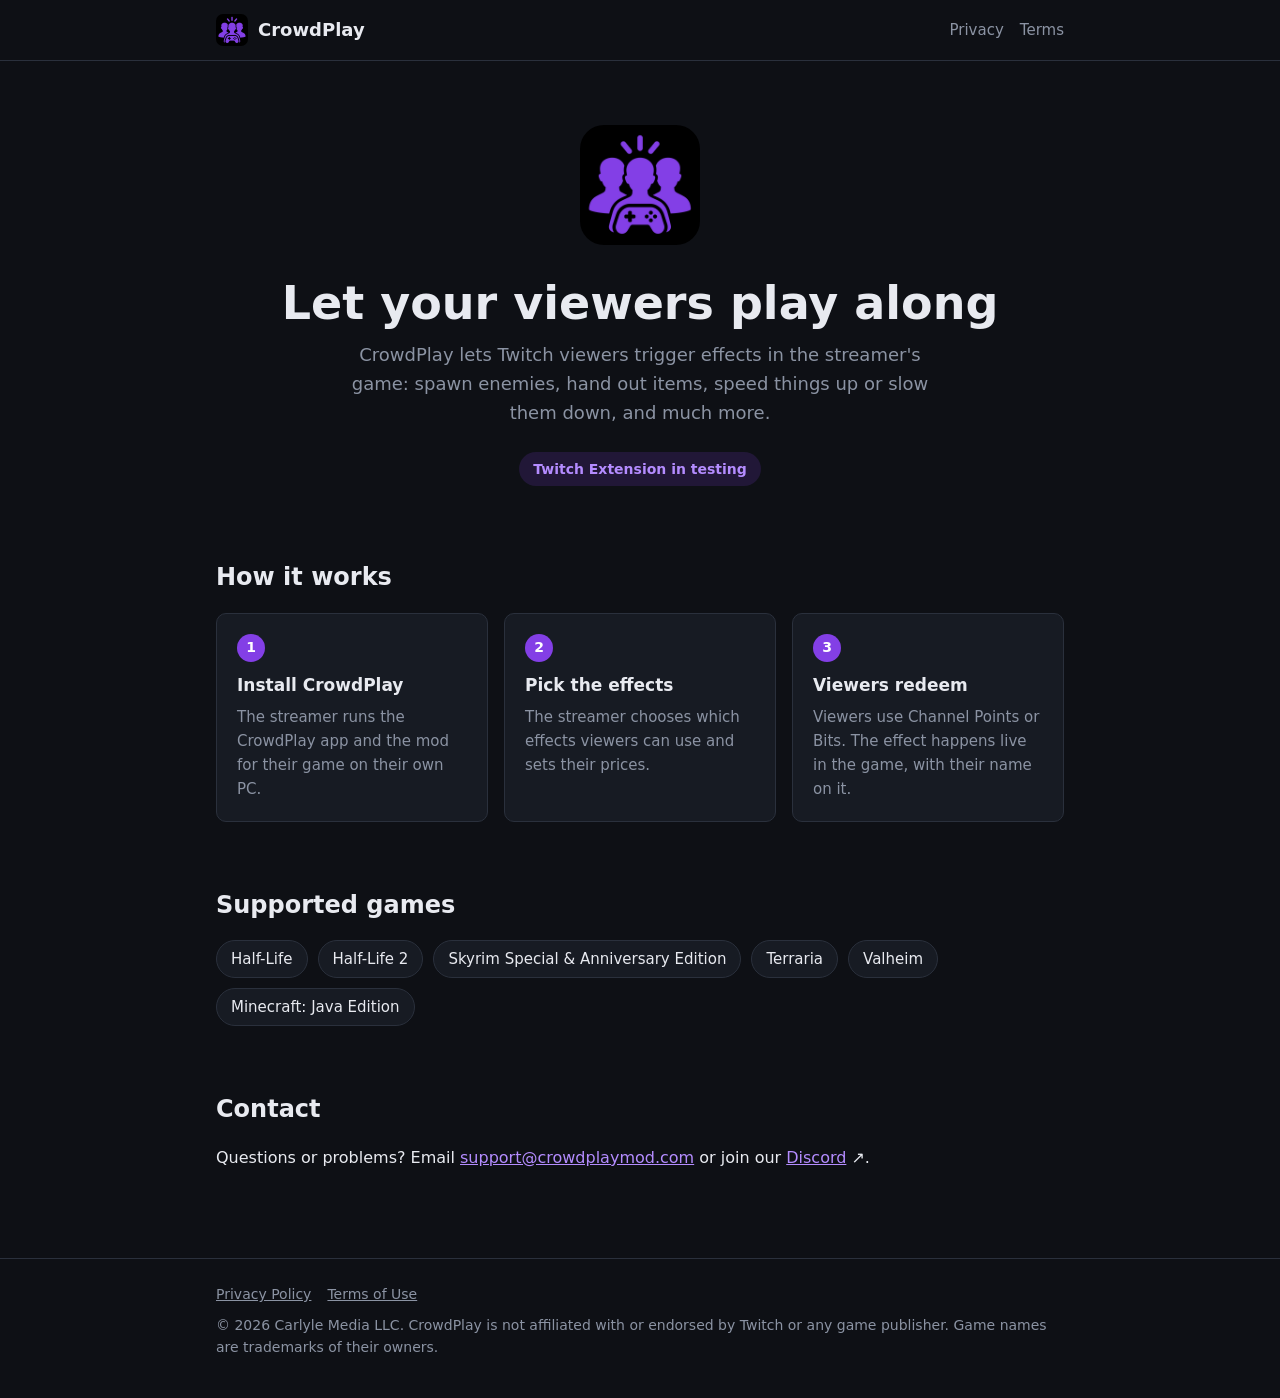
<file: index.html>
<!doctype html>
<html lang="en">
<head>
  <meta charset="utf-8">
  <meta name="viewport" content="width=device-width, initial-scale=1">
  <title>CrowdPlay</title>
  <meta name="description" content="CrowdPlay lets Twitch viewers trigger effects in the streamer's game.">
  <link rel="icon" type="image/png" href="favicon.png">
  <link rel="apple-touch-icon" href="apple-touch-icon.png">
  <link rel="stylesheet" href="style.css">
</head>
<body>
  <header class="site">
    <div class="wrap">
      <a class="brand" href="./"><img src="favicon.png" alt=""> CrowdPlay</a>
      <nav><a href="privacy.html">Privacy</a><a href="terms.html">Terms</a></nav>
    </div>
  </header>

  <main class="wrap">
    <div class="hero">
      <img src="logo.png" alt="CrowdPlay logo">
      <h1>Let your viewers play along</h1>
      <p>CrowdPlay lets Twitch viewers trigger effects in the streamer's game: spawn enemies, hand out items, speed things up or slow them down, and much more.</p>
      <span class="pill">Twitch Extension in testing</span>
    </div>

    <section>
      <h2>How it works</h2>
      <div class="steps">
        <div class="card">
          <span class="num">1</span>
          <h3>Install CrowdPlay</h3>
          <p>The streamer runs the CrowdPlay app and the mod for their game on their own PC.</p>
        </div>
        <div class="card">
          <span class="num">2</span>
          <h3>Pick the effects</h3>
          <p>The streamer chooses which effects viewers can use and sets their prices.</p>
        </div>
        <div class="card">
          <span class="num">3</span>
          <h3>Viewers redeem</h3>
          <p>Viewers use Channel Points or Bits. The effect happens live in the game, with their name on it.</p>
        </div>
      </div>
    </section>

    <section>
      <h2>Supported games</h2>
      <ul class="games">
        <li>Half-Life</li>
        <li>Half-Life 2</li>
        <li>Skyrim Special &amp; Anniversary Edition</li>
        <li>Terraria</li>
        <li>Valheim</li>
        <li>Minecraft: Java Edition</li>
      </ul>
    </section>

    <section>
      <h2>Contact</h2>
      <p>Questions or problems? Email <a href="mailto:support@crowdplaymod.com">support@crowdplaymod.com</a> or join our <a href="https://discord.gg/te7P2uvekW" target="_blank" rel="noopener">Discord</a> ↗.</p>
    </section>
  </main>

  <footer class="site">
    <div class="wrap">
      <a href="privacy.html">Privacy Policy</a><a href="terms.html">Terms of Use</a>
      <p>© 2026 Carlyle Media LLC. CrowdPlay is not affiliated with or endorsed by Twitch or any game publisher. Game names are trademarks of their owners.</p>
    </div>
  </footer>
</body>
</html>
</file>
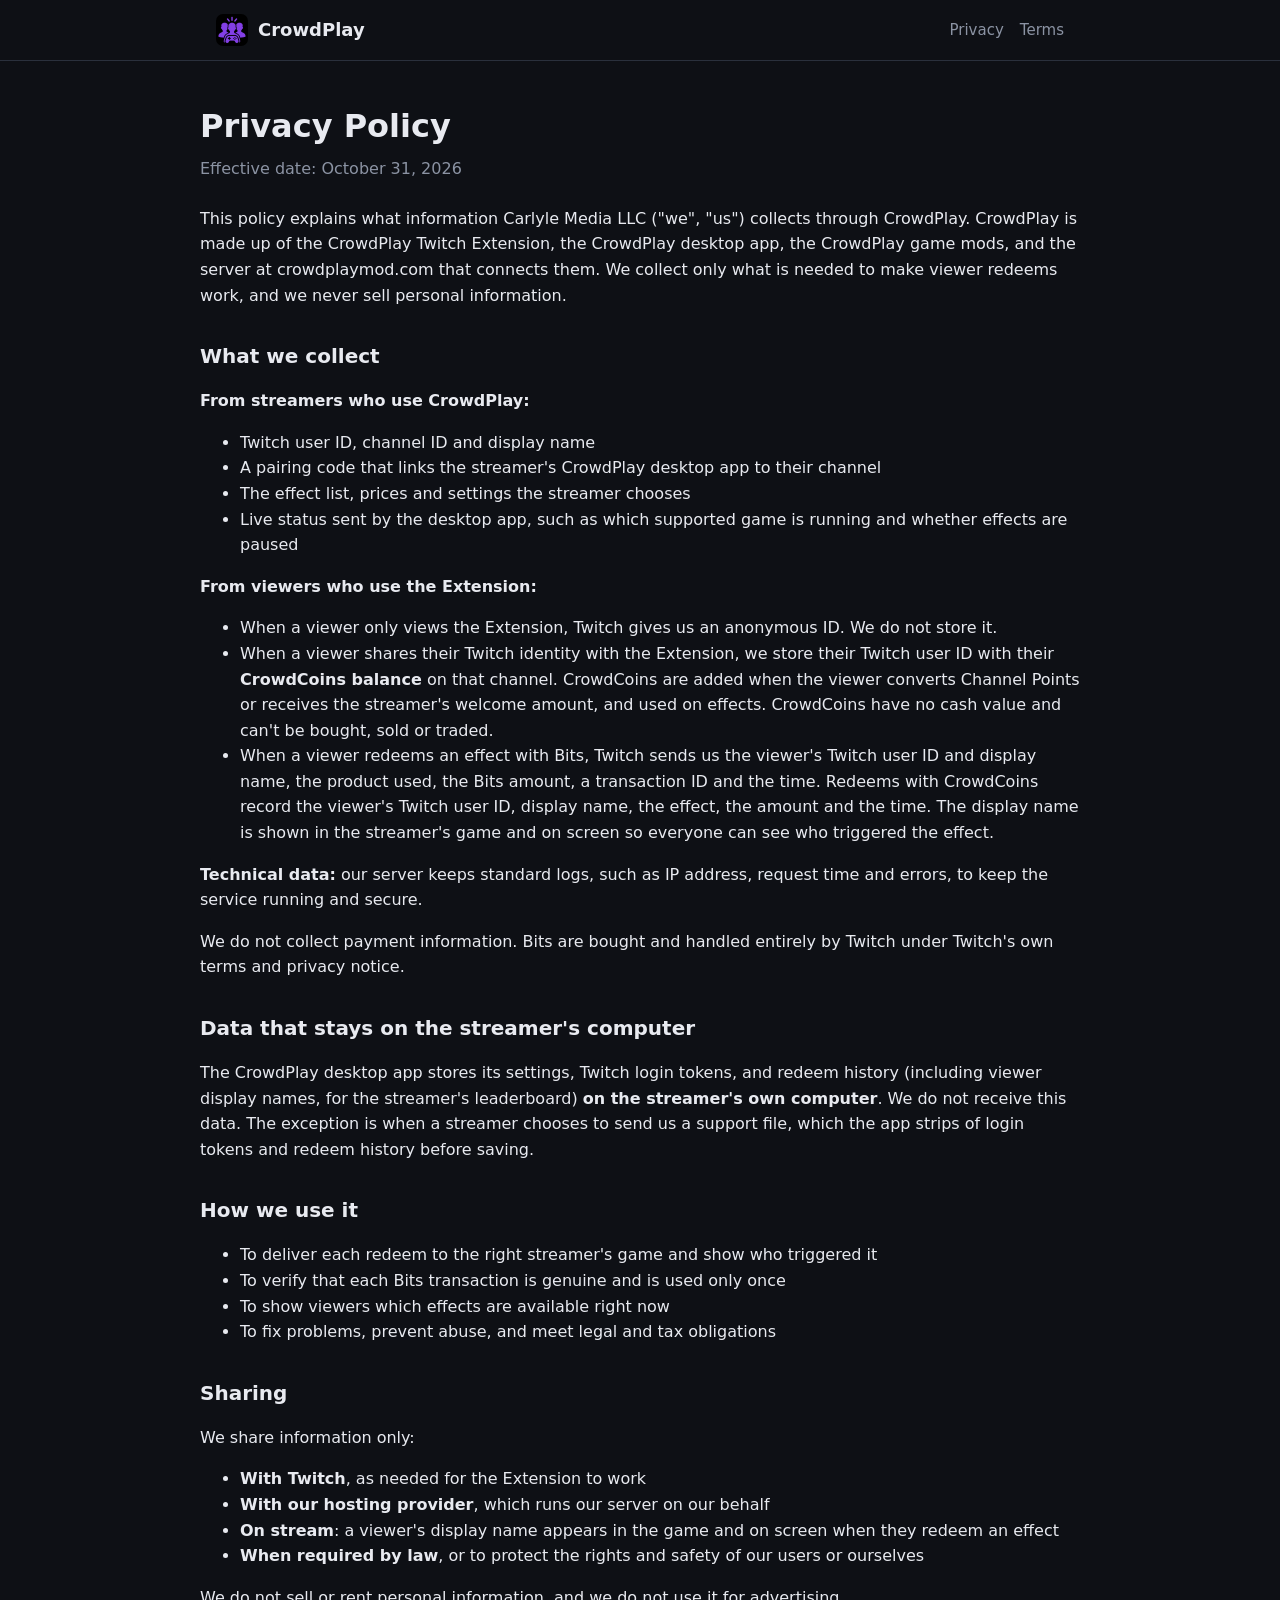
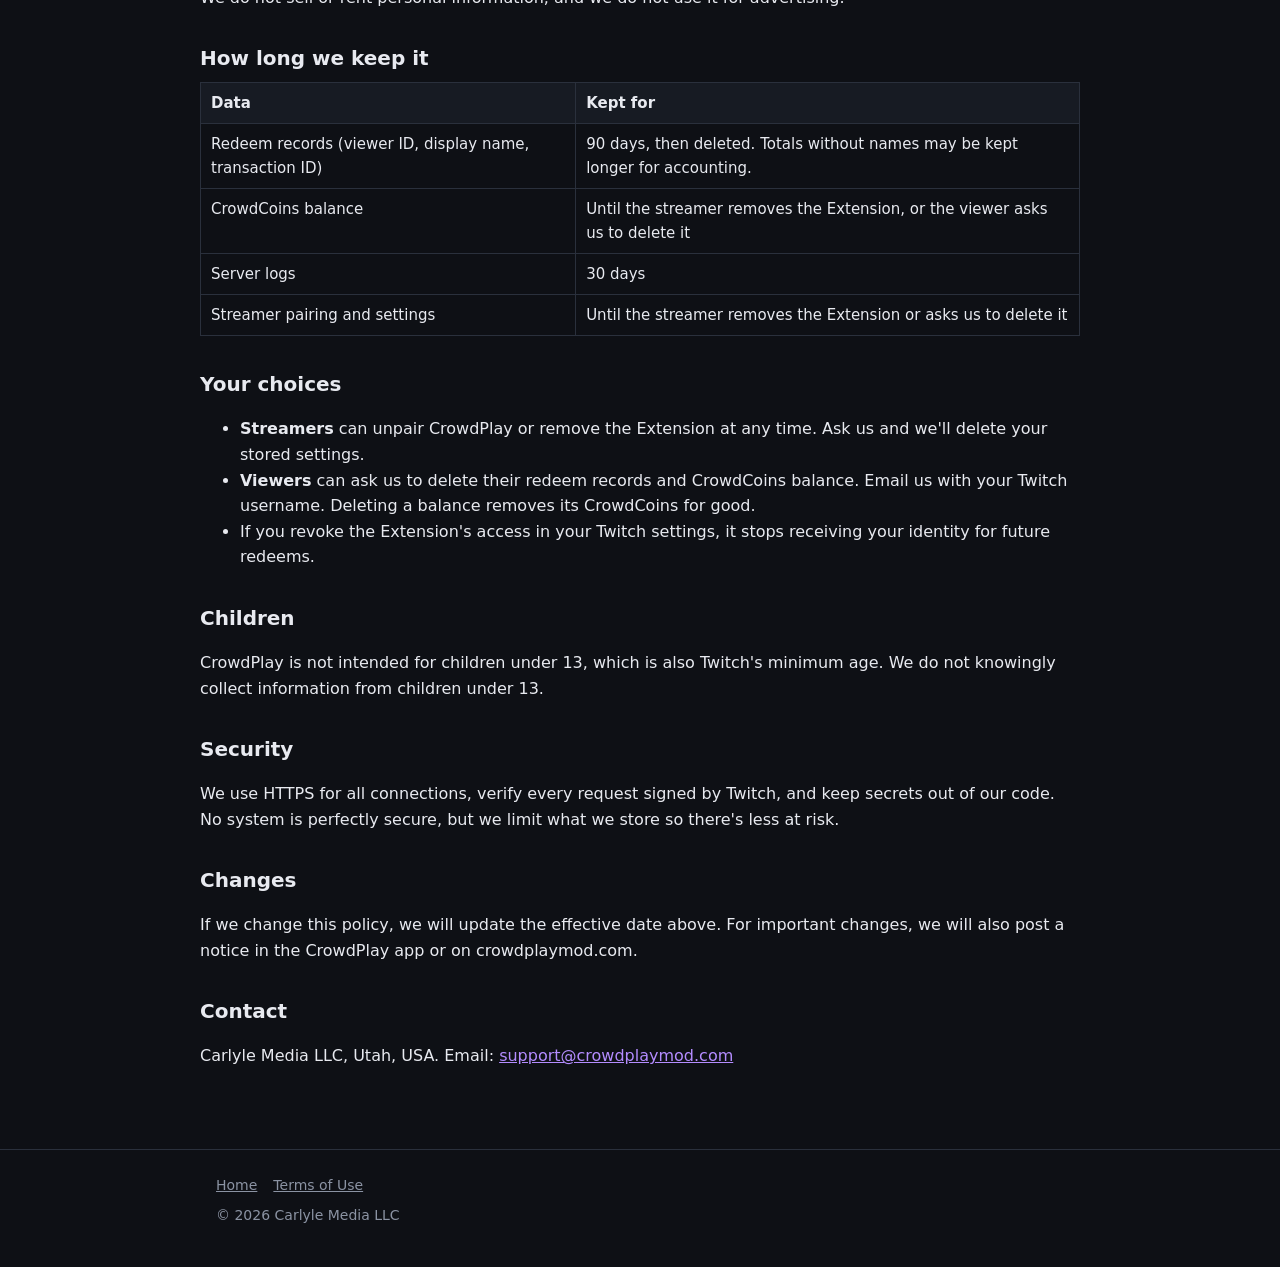
<file: privacy.html>
<!doctype html>
<html lang="en">
<head>
  <meta charset="utf-8">
  <meta name="viewport" content="width=device-width, initial-scale=1">
  <title>Privacy Policy · CrowdPlay</title>
  <link rel="icon" type="image/png" href="favicon.png">
  <link rel="apple-touch-icon" href="apple-touch-icon.png">
  <link rel="stylesheet" href="style.css">
</head>
<body>
  <header class="site">
    <div class="wrap">
      <a class="brand" href="./"><img src="favicon.png" alt=""> CrowdPlay</a>
      <nav><a href="privacy.html">Privacy</a><a href="terms.html">Terms</a></nav>
    </div>
  </header>

  <main class="wrap legal">
    <h1>Privacy Policy</h1>
    <p class="effective">Effective date: October 31, 2026</p>

    <p>This policy explains what information Carlyle Media LLC ("we", "us") collects through CrowdPlay. CrowdPlay is made up of the CrowdPlay Twitch Extension, the CrowdPlay desktop app, the CrowdPlay game mods, and the server at crowdplaymod.com that connects them. We collect only what is needed to make viewer redeems work, and we never sell personal information.</p>

    <h2>What we collect</h2>
    <p><strong>From streamers who use CrowdPlay:</strong></p>
    <ul>
      <li>Twitch user ID, channel ID and display name</li>
      <li>A pairing code that links the streamer's CrowdPlay desktop app to their channel</li>
      <li>The effect list, prices and settings the streamer chooses</li>
      <li>Live status sent by the desktop app, such as which supported game is running and whether effects are paused</li>
    </ul>
    <p><strong>From viewers who use the Extension:</strong></p>
    <ul>
      <li>When a viewer only views the Extension, Twitch gives us an anonymous ID. We do not store it.</li>
      <li>When a viewer shares their Twitch identity with the Extension, we store their Twitch user ID with their <strong>CrowdCoins balance</strong> on that channel. CrowdCoins are added when the viewer converts Channel Points or receives the streamer's welcome amount, and used on effects. CrowdCoins have no cash value and can't be bought, sold or traded.</li>
      <li>When a viewer redeems an effect with Bits, Twitch sends us the viewer's Twitch user ID and display name, the product used, the Bits amount, a transaction ID and the time. Redeems with CrowdCoins record the viewer's Twitch user ID, display name, the effect, the amount and the time. The display name is shown in the streamer's game and on screen so everyone can see who triggered the effect.</li>
    </ul>
    <p><strong>Technical data:</strong> our server keeps standard logs, such as IP address, request time and errors, to keep the service running and secure.</p>
    <p>We do not collect payment information. Bits are bought and handled entirely by Twitch under Twitch's own terms and privacy notice.</p>

    <h2>Data that stays on the streamer's computer</h2>
    <p>The CrowdPlay desktop app stores its settings, Twitch login tokens, and redeem history (including viewer display names, for the streamer's leaderboard) <strong>on the streamer's own computer</strong>. We do not receive this data. The exception is when a streamer chooses to send us a support file, which the app strips of login tokens and redeem history before saving.</p>

    <h2>How we use it</h2>
    <ul>
      <li>To deliver each redeem to the right streamer's game and show who triggered it</li>
      <li>To verify that each Bits transaction is genuine and is used only once</li>
      <li>To show viewers which effects are available right now</li>
      <li>To fix problems, prevent abuse, and meet legal and tax obligations</li>
    </ul>

    <h2>Sharing</h2>
    <p>We share information only:</p>
    <ul>
      <li><strong>With Twitch</strong>, as needed for the Extension to work</li>
      <li><strong>With our hosting provider</strong>, which runs our server on our behalf</li>
      <li><strong>On stream</strong>: a viewer's display name appears in the game and on screen when they redeem an effect</li>
      <li><strong>When required by law</strong>, or to protect the rights and safety of our users or ourselves</li>
    </ul>
    <p>We do not sell or rent personal information, and we do not use it for advertising.</p>

    <h2>How long we keep it</h2>
    <table>
      <tr><th>Data</th><th>Kept for</th></tr>
      <tr><td>Redeem records (viewer ID, display name, transaction ID)</td><td>90 days, then deleted. Totals without names may be kept longer for accounting.</td></tr>
      <tr><td>CrowdCoins balance</td><td>Until the streamer removes the Extension, or the viewer asks us to delete it</td></tr>
      <tr><td>Server logs</td><td>30 days</td></tr>
      <tr><td>Streamer pairing and settings</td><td>Until the streamer removes the Extension or asks us to delete it</td></tr>
    </table>

    <h2>Your choices</h2>
    <ul>
      <li><strong>Streamers</strong> can unpair CrowdPlay or remove the Extension at any time. Ask us and we'll delete your stored settings.</li>
      <li><strong>Viewers</strong> can ask us to delete their redeem records and CrowdCoins balance. Email us with your Twitch username. Deleting a balance removes its CrowdCoins for good.</li>
      <li>If you revoke the Extension's access in your Twitch settings, it stops receiving your identity for future redeems.</li>
    </ul>

    <h2>Children</h2>
    <p>CrowdPlay is not intended for children under 13, which is also Twitch's minimum age. We do not knowingly collect information from children under 13.</p>

    <h2>Security</h2>
    <p>We use HTTPS for all connections, verify every request signed by Twitch, and keep secrets out of our code. No system is perfectly secure, but we limit what we store so there's less at risk.</p>

    <h2>Changes</h2>
    <p>If we change this policy, we will update the effective date above. For important changes, we will also post a notice in the CrowdPlay app or on crowdplaymod.com.</p>

    <h2>Contact</h2>
    <p>Carlyle Media LLC, Utah, USA. Email: <a href="mailto:support@crowdplaymod.com">support@crowdplaymod.com</a></p>
  </main>

  <footer class="site">
    <div class="wrap">
      <a href="./">Home</a><a href="terms.html">Terms of Use</a>
      <p>© 2026 Carlyle Media LLC</p>
    </div>
  </footer>
</body>
</html>
</file>
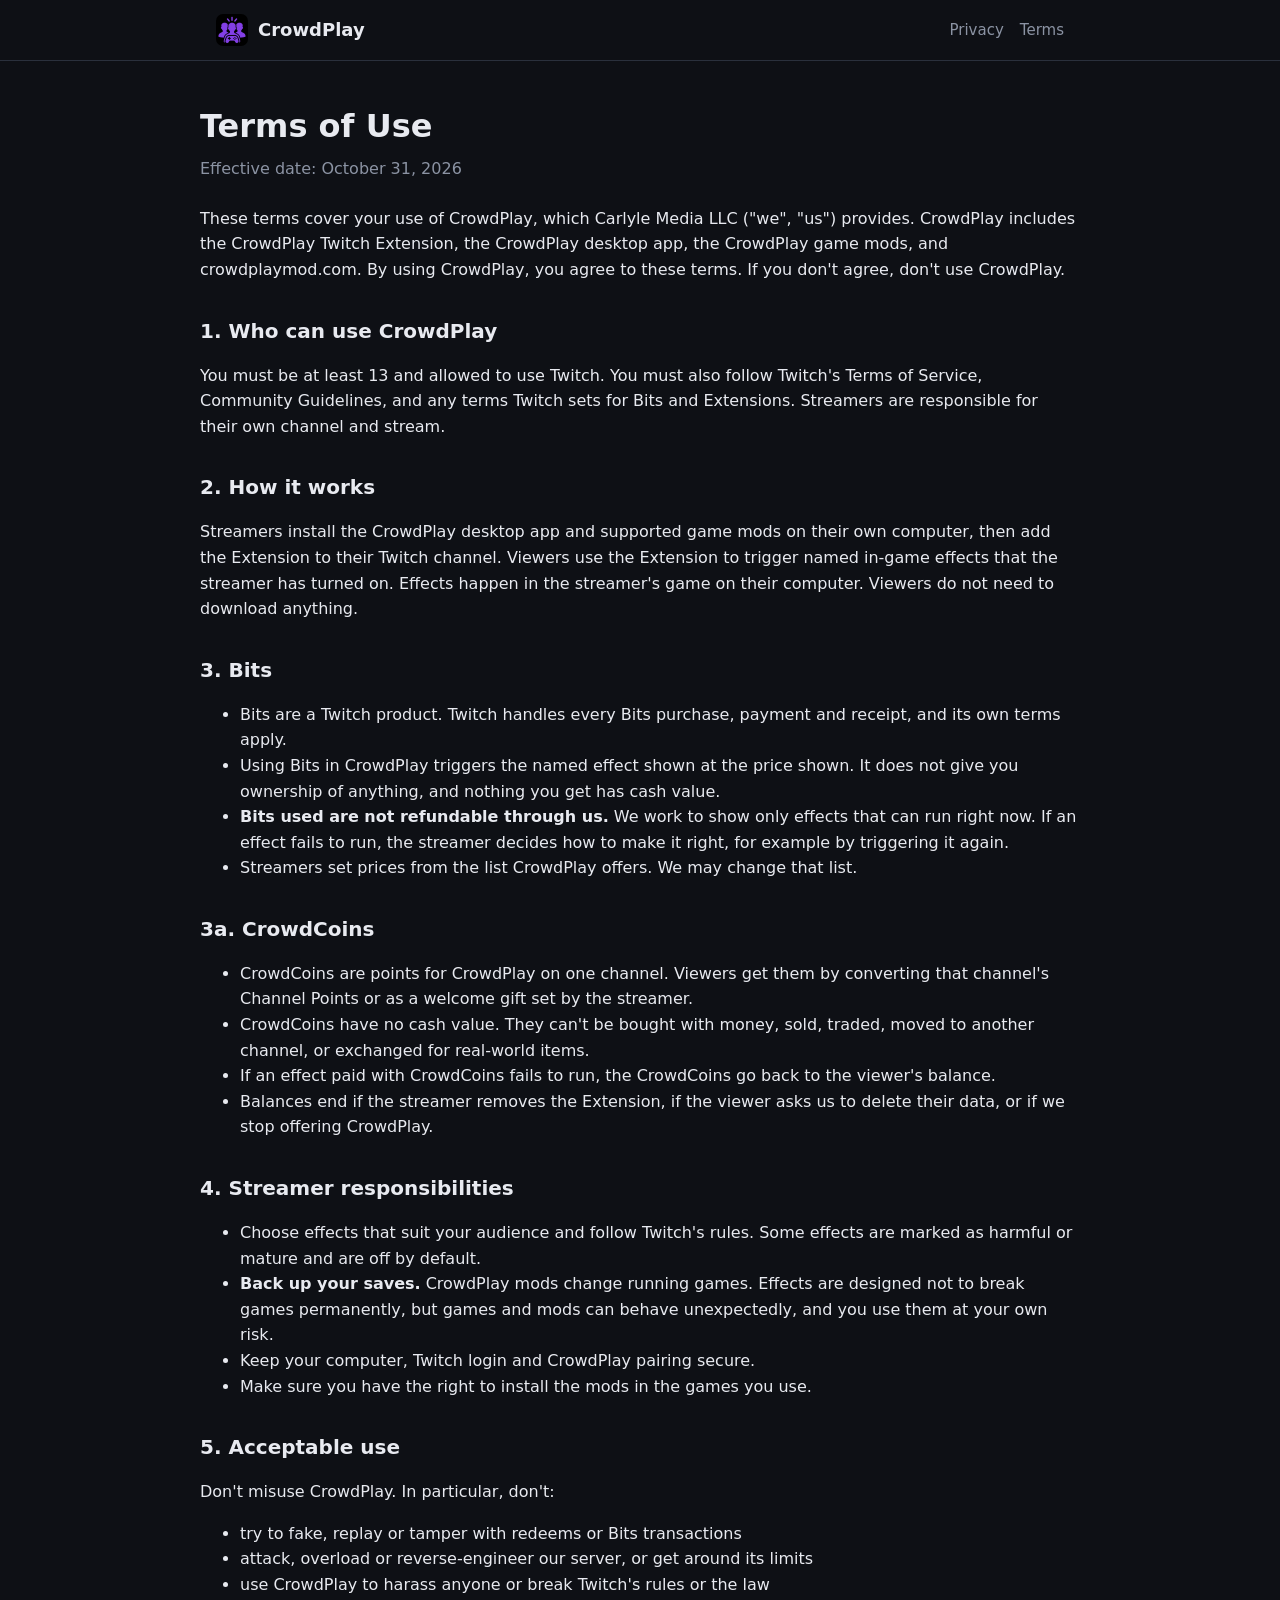
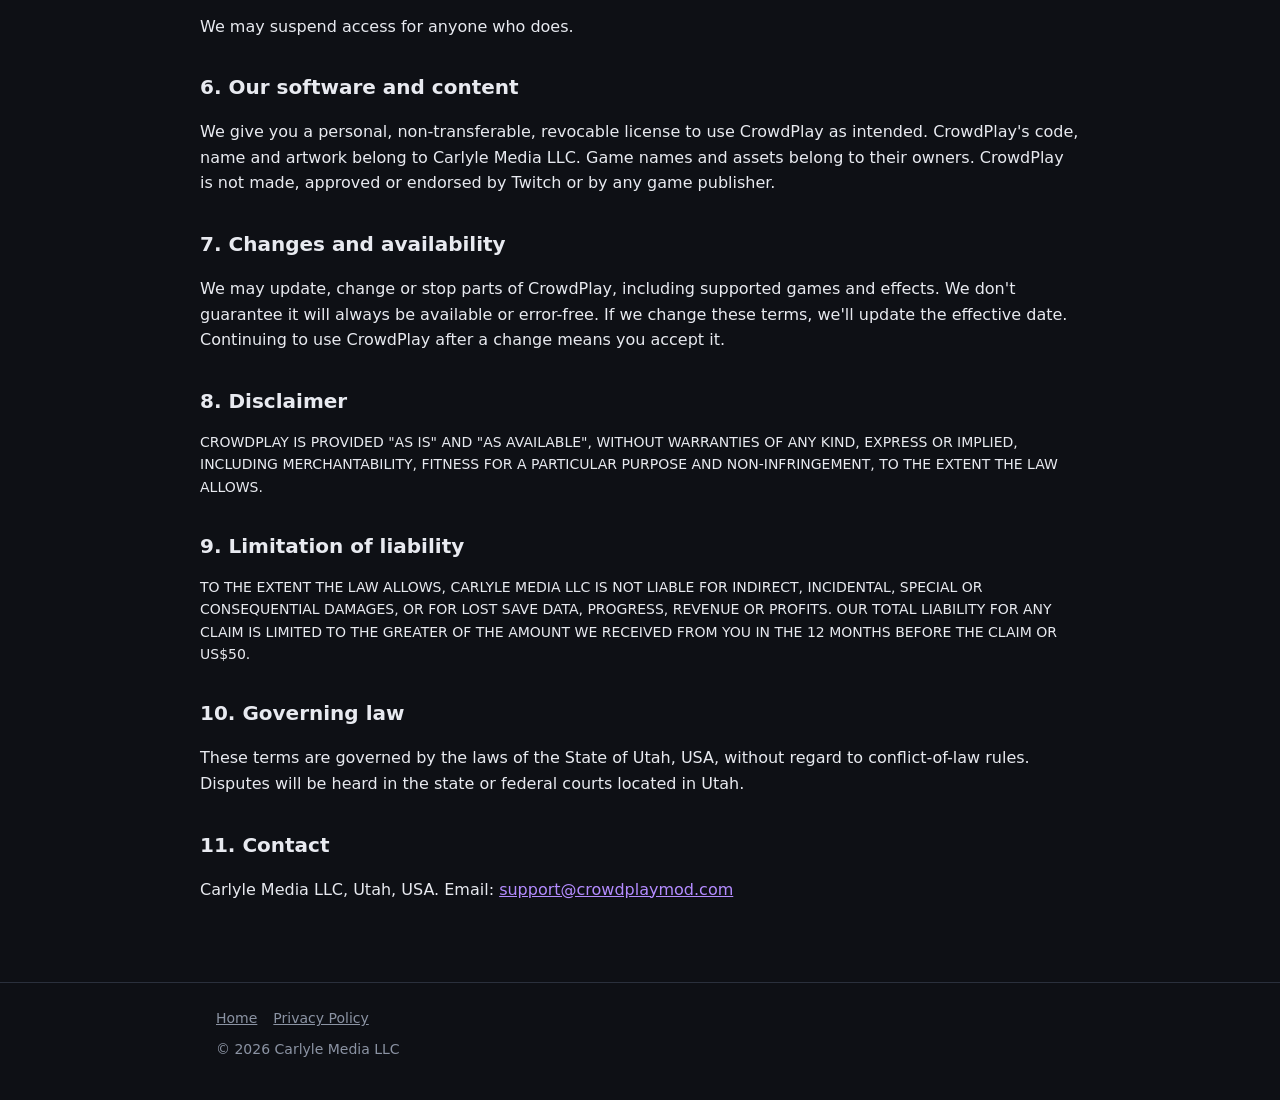
<file: terms.html>
<!doctype html>
<html lang="en">
<head>
  <meta charset="utf-8">
  <meta name="viewport" content="width=device-width, initial-scale=1">
  <title>Terms of Use · CrowdPlay</title>
  <link rel="icon" type="image/png" href="favicon.png">
  <link rel="apple-touch-icon" href="apple-touch-icon.png">
  <link rel="stylesheet" href="style.css">
</head>
<body>
  <header class="site">
    <div class="wrap">
      <a class="brand" href="./"><img src="favicon.png" alt=""> CrowdPlay</a>
      <nav><a href="privacy.html">Privacy</a><a href="terms.html">Terms</a></nav>
    </div>
  </header>

  <main class="wrap legal">
    <h1>Terms of Use</h1>
    <p class="effective">Effective date: October 31, 2026</p>

    <p>These terms cover your use of CrowdPlay, which Carlyle Media LLC ("we", "us") provides. CrowdPlay includes the CrowdPlay Twitch Extension, the CrowdPlay desktop app, the CrowdPlay game mods, and crowdplaymod.com. By using CrowdPlay, you agree to these terms. If you don't agree, don't use CrowdPlay.</p>

    <h2>1. Who can use CrowdPlay</h2>
    <p>You must be at least 13 and allowed to use Twitch. You must also follow Twitch's Terms of Service, Community Guidelines, and any terms Twitch sets for Bits and Extensions. Streamers are responsible for their own channel and stream.</p>

    <h2>2. How it works</h2>
    <p>Streamers install the CrowdPlay desktop app and supported game mods on their own computer, then add the Extension to their Twitch channel. Viewers use the Extension to trigger named in-game effects that the streamer has turned on. Effects happen in the streamer's game on their computer. Viewers do not need to download anything.</p>

    <h2>3. Bits</h2>
    <ul>
      <li>Bits are a Twitch product. Twitch handles every Bits purchase, payment and receipt, and its own terms apply.</li>
      <li>Using Bits in CrowdPlay triggers the named effect shown at the price shown. It does not give you ownership of anything, and nothing you get has cash value.</li>
      <li><strong>Bits used are not refundable through us.</strong> We work to show only effects that can run right now. If an effect fails to run, the streamer decides how to make it right, for example by triggering it again.</li>
      <li>Streamers set prices from the list CrowdPlay offers. We may change that list.</li>
    </ul>

    <h2>3a. CrowdCoins</h2>
    <ul>
      <li>CrowdCoins are points for CrowdPlay on one channel. Viewers get them by converting that channel's Channel Points or as a welcome gift set by the streamer.</li>
      <li>CrowdCoins have no cash value. They can't be bought with money, sold, traded, moved to another channel, or exchanged for real-world items.</li>
      <li>If an effect paid with CrowdCoins fails to run, the CrowdCoins go back to the viewer's balance.</li>
      <li>Balances end if the streamer removes the Extension, if the viewer asks us to delete their data, or if we stop offering CrowdPlay.</li>
    </ul>

    <h2>4. Streamer responsibilities</h2>
    <ul>
      <li>Choose effects that suit your audience and follow Twitch's rules. Some effects are marked as harmful or mature and are off by default.</li>
      <li><strong>Back up your saves.</strong> CrowdPlay mods change running games. Effects are designed not to break games permanently, but games and mods can behave unexpectedly, and you use them at your own risk.</li>
      <li>Keep your computer, Twitch login and CrowdPlay pairing secure.</li>
      <li>Make sure you have the right to install the mods in the games you use.</li>
    </ul>

    <h2>5. Acceptable use</h2>
    <p>Don't misuse CrowdPlay. In particular, don't:</p>
    <ul>
      <li>try to fake, replay or tamper with redeems or Bits transactions</li>
      <li>attack, overload or reverse-engineer our server, or get around its limits</li>
      <li>use CrowdPlay to harass anyone or break Twitch's rules or the law</li>
    </ul>
    <p>We may suspend access for anyone who does.</p>

    <h2>6. Our software and content</h2>
    <p>We give you a personal, non-transferable, revocable license to use CrowdPlay as intended. CrowdPlay's code, name and artwork belong to Carlyle Media LLC. Game names and assets belong to their owners. CrowdPlay is not made, approved or endorsed by Twitch or by any game publisher.</p>

    <h2>7. Changes and availability</h2>
    <p>We may update, change or stop parts of CrowdPlay, including supported games and effects. We don't guarantee it will always be available or error-free. If we change these terms, we'll update the effective date. Continuing to use CrowdPlay after a change means you accept it.</p>

    <h2>8. Disclaimer</h2>
    <p class="caps">CROWDPLAY IS PROVIDED "AS IS" AND "AS AVAILABLE", WITHOUT WARRANTIES OF ANY KIND, EXPRESS OR IMPLIED, INCLUDING MERCHANTABILITY, FITNESS FOR A PARTICULAR PURPOSE AND NON-INFRINGEMENT, TO THE EXTENT THE LAW ALLOWS.</p>

    <h2>9. Limitation of liability</h2>
    <p class="caps">TO THE EXTENT THE LAW ALLOWS, CARLYLE MEDIA LLC IS NOT LIABLE FOR INDIRECT, INCIDENTAL, SPECIAL OR CONSEQUENTIAL DAMAGES, OR FOR LOST SAVE DATA, PROGRESS, REVENUE OR PROFITS. OUR TOTAL LIABILITY FOR ANY CLAIM IS LIMITED TO THE GREATER OF THE AMOUNT WE RECEIVED FROM YOU IN THE 12 MONTHS BEFORE THE CLAIM OR US$50.</p>

    <h2>10. Governing law</h2>
    <p>These terms are governed by the laws of the State of Utah, USA, without regard to conflict-of-law rules. Disputes will be heard in the state or federal courts located in Utah.</p>

    <h2>11. Contact</h2>
    <p>Carlyle Media LLC, Utah, USA. Email: <a href="mailto:support@crowdplaymod.com">support@crowdplaymod.com</a></p>
  </main>

  <footer class="site">
    <div class="wrap">
      <a href="./">Home</a><a href="privacy.html">Privacy Policy</a>
      <p>© 2026 Carlyle Media LLC</p>
    </div>
  </footer>
</body>
</html>
</file>
<file: style.css>
:root {
  --bg: #0e1015;
  --surface: #171b23;
  --border: #2a303c;
  --text: #e8eaf0;
  --muted: #8b93a3;
  --accent: #833fe6;
  --accent-text: #b48cff;
  --radius: 10px;
}

* { box-sizing: border-box; }

html { -webkit-text-size-adjust: 100%; }

body {
  margin: 0;
  background: var(--bg);
  color: var(--text);
  font: 16px/1.6 system-ui, -apple-system, "Segoe UI", Roboto, sans-serif;
}

a { color: var(--accent-text); }
a:hover { color: #fff; }

.wrap {
  max-width: 880px;
  margin: 0 auto;
  padding: 0 16px;
}

header.site {
  border-bottom: 1px solid var(--border);
}
header.site .wrap {
  display: flex;
  align-items: center;
  justify-content: space-between;
  gap: 16px;
  padding-top: 14px;
  padding-bottom: 14px;
}
.brand {
  display: flex;
  align-items: center;
  gap: 10px;
  color: var(--text);
  text-decoration: none;
  font-weight: 700;
  font-size: 18px;
}
.brand img { width: 32px; height: 32px; border-radius: 7px; }
nav a {
  color: var(--muted);
  text-decoration: none;
  margin-left: 16px;
  font-size: 15px;
}
nav a:hover { color: var(--text); }

.hero {
  text-align: center;
  padding: 64px 0 40px;
}
.hero img { width: 120px; height: 120px; border-radius: 24px; }
.hero h1 {
  font-size: clamp(30px, 6vw, 46px);
  line-height: 1.15;
  margin: 24px 0 12px;
}
.hero p {
  color: var(--muted);
  font-size: 18px;
  max-width: 600px;
  margin: 0 auto;
}
.pill {
  display: inline-block;
  margin-top: 24px;
  padding: 6px 14px;
  border-radius: 999px;
  background: rgba(131, 63, 230, 0.16);
  color: var(--accent-text);
  font-size: 14px;
  font-weight: 600;
}

section { padding: 32px 0; }
section h2 { font-size: 24px; margin: 0 0 16px; }

.steps {
  display: grid;
  grid-template-columns: repeat(auto-fit, minmax(220px, 1fr));
  gap: 16px;
}
.card {
  background: var(--surface);
  border: 1px solid var(--border);
  border-radius: var(--radius);
  padding: 20px;
}
.card h3 { margin: 0 0 6px; font-size: 17px; }
.card p { margin: 0; color: var(--muted); font-size: 15px; }
.num {
  display: inline-flex;
  align-items: center;
  justify-content: center;
  width: 28px;
  height: 28px;
  border-radius: 50%;
  background: var(--accent);
  color: #fff;
  font-weight: 700;
  font-size: 14px;
  margin-bottom: 10px;
}

.games {
  display: flex;
  flex-wrap: wrap;
  gap: 10px;
  padding: 0;
  margin: 0;
  list-style: none;
}
.games li {
  background: var(--surface);
  border: 1px solid var(--border);
  border-radius: 999px;
  padding: 6px 14px;
  font-size: 15px;
}

.legal { padding: 40px 0 24px; }
.legal h1 { font-size: 32px; margin: 0 0 4px; }
.legal h2 { font-size: 20px; margin: 32px 0 8px; }
.legal .effective { color: var(--muted); margin: 0 0 24px; }
.legal table {
  width: 100%;
  border-collapse: collapse;
  margin: 8px 0;
  font-size: 15px;
}
.legal th, .legal td {
  text-align: left;
  padding: 8px 10px;
  border: 1px solid var(--border);
  vertical-align: top;
}
.legal th { background: var(--surface); }
.caps { font-size: 14px; }

footer.site {
  border-top: 1px solid var(--border);
  margin-top: 40px;
  padding: 24px 0 40px;
  color: var(--muted);
  font-size: 14px;
}
footer.site a { color: var(--muted); margin-right: 16px; }
footer.site p { margin: 8px 0 0; }
</file>
